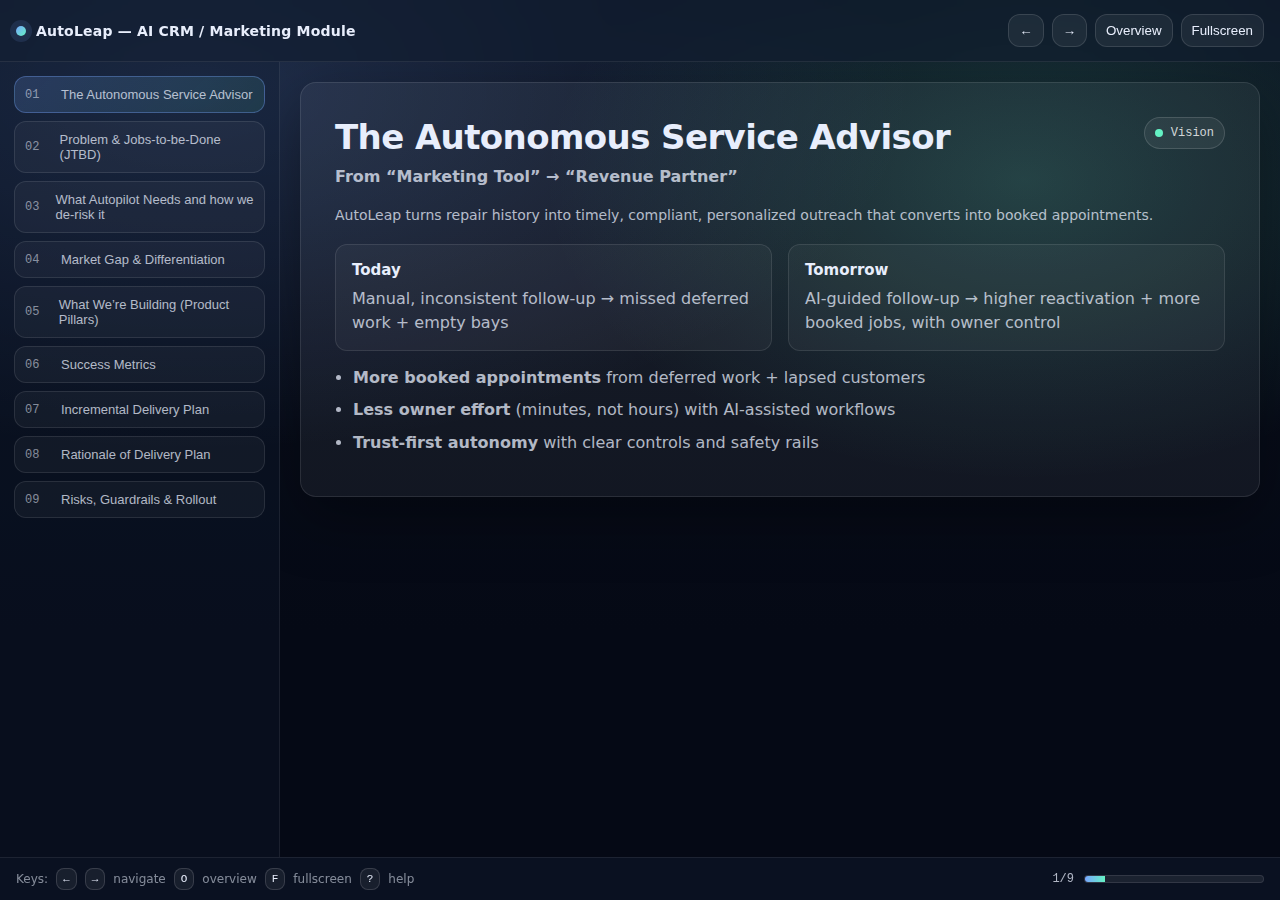
<file: index.html>
<!doctype html>
<html lang="en">
<head>
  <meta charset="utf-8" />
  <meta name="viewport" content="width=device-width, initial-scale=1" />
  <title>AutoLeap AI CRM Case Study</title>
  <link rel="stylesheet" href="styles.css" />
  <meta name="description" content="Slide deck web app for AutoLeap AI-powered CRM/Marketing module vision." />
</head>
<body>
  <div class="app">
    <header class="topbar" role="banner">
      <div class="brand">
        <span class="dot"></span>
        <span class="title">AutoLeap — AI CRM / Marketing Module</span>
      </div>
      <div class="controls" aria-label="Presentation controls">
        <button id="btnPrev" class="btn" title="Previous (←)" aria-label="Previous slide">←</button>
        <button id="btnNext" class="btn" title="Next (→)" aria-label="Next slide">→</button>
        <button id="btnOverview" class="btn" title="Overview (O)" aria-label="Toggle overview">Overview</button>
        <button id="btnFullscreen" class="btn" title="Fullscreen (F)" aria-label="Fullscreen">Fullscreen</button>
      </div>
    </header>

    <main class="deck" role="main">
      <nav class="sidebar" aria-label="Slides">
        <ol id="toc" class="toc"></ol>
      </nav>

      <section id="stage" class="stage" aria-live="polite"></section>

      <section id="overview" class="overview" aria-label="Slide overview" hidden></section>
    </main>

    <footer class="bottombar" role="contentinfo">
      <div class="hint">
        <span>Keys:</span>
        <kbd>←</kbd><kbd>→</kbd> <span>navigate</span>
        <kbd>O</kbd> <span>overview</span>
        <kbd>F</kbd> <span>fullscreen</span>
        <kbd>?</kbd> <span>help</span>
      </div>
      <div class="progress" aria-label="Slide progress">
        <span id="counter" class="counter">1/9</span>
        <div class="bar"><div id="barFill" class="barFill"></div></div>
      </div>
    </footer>
  </div>

  <dialog id="help" class="help" aria-label="Help">
    <h2>Controls</h2>
    <ul>
      <li><strong>← / →</strong> Previous / Next slide</li>
      <li><strong>O</strong> Toggle overview grid</li>
      <li><strong>F</strong> Fullscreen</li>
      <li><strong>Home / End</strong> First / Last slide</li>
      <li><strong>Esc</strong> Close help / exit overview</li>
    </ul>
    <form method="dialog"><button class="btn">Close</button></form>
  </dialog>

  <script src="app.js"></script>
</body>
</html>
</file>
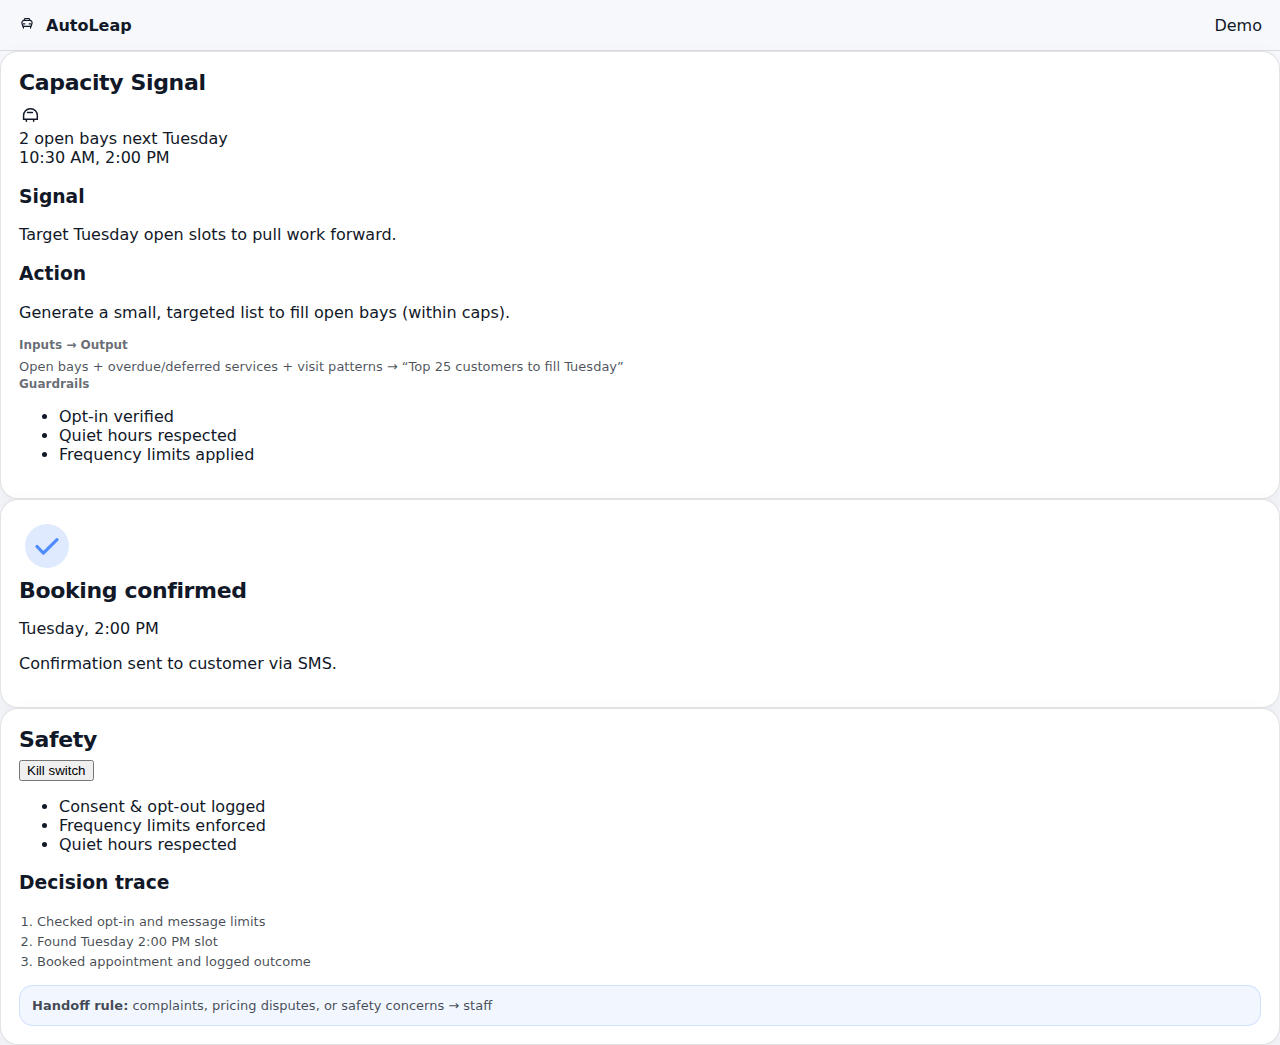
<file: demo.html>
<!doctype html>
<html lang="en">
<head>
  <meta charset="utf-8" />
  <meta name="viewport" content="width=device-width, initial-scale=1" />
  <title>AutoLeap Demo Mock</title>
  <link rel="stylesheet" href="demo.css" />
</head>
<body>
  <main class="canvas">
    <section class="frame">
      <header class="topbar">
        <div class="brand">
          <span class="brandIcon" aria-hidden="true">
            <svg viewBox="0 0 24 24" width="18" height="18" fill="none">
              <path d="M6.5 16.5h11l1.2-4.2a3 3 0 0 0-2.9-3.8H8.2a3 3 0 0 0-2.9 3.8l1.2 4.2Z" stroke="currentColor" stroke-width="1.6" stroke-linejoin="round"/>
              <path d="M7.2 16.5v2.2M16.8 16.5v2.2" stroke="currentColor" stroke-width="1.6" stroke-linecap="round"/>
              <path d="M8 8.7 9.2 6h5.6L16 8.7" stroke="currentColor" stroke-width="1.6" stroke-linejoin="round"/>
              <path d="M7.2 13.2h1.8M15 13.2h1.8" stroke="currentColor" stroke-width="1.6" stroke-linecap="round"/>
            </svg>
          </span>
          <span class="brandName">AutoLeap</span>
        </div>
        <div class="topbarRight">
          <div class="pill">Demo</div>
        </div>
      </header>

      <div class="grid">
        <!-- Left: Capacity Signal -->
        <article class="card">
          <h2 class="cardTitle">Capacity Signal</h2>

          <div class="signalBox">
            <div class="signalIcon" aria-hidden="true">
              <svg viewBox="0 0 24 24" width="22" height="22" fill="none">
                <path d="M5 13.5c0-4 3.2-7.2 7.2-7.2h.6c4 0 7.2 3.2 7.2 7.2v4.2H5v-4.2Z"
                      stroke="currentColor" stroke-width="1.6" />
                <path d="M8 18.2v1.8M16 18.2v1.8" stroke="currentColor" stroke-width="1.6" stroke-linecap="round"/>
                <path d="M9.3 10.4h5.4" stroke="currentColor" stroke-width="1.6" stroke-linecap="round"/>
              </svg>
            </div>

            <div class="signalText">
              <div class="signalHeadline" id="signalHeadline">2 open bays next Tuesday</div>
              <div class="signalSub" id="signalSub">10:30 AM, 2:00 PM</div>
            </div>
          </div>

          <div class="divider"></div>

          <h3 class="sectionLabel">Signal</h3>
          <p class="muted" id="signalReason">
            Target Tuesday open slots to pull work forward.
          </p>

          <h3 class="sectionLabel">Action</h3>
          <p class="muted" id="signalAction">
            Generate a small, targeted list to fill open bays (within caps).
          </p>

          <div class="mini">
            <div class="miniLabel">Inputs → Output</div>
            <div class="miniText" id="ioLine">
              Open bays + overdue/deferred services + visit patterns → “Top 25 customers to fill Tuesday”
            </div>
          </div>

          <div class="mini">
            <div class="miniLabel">Guardrails</div>
            <ul class="checkList">
              <li>Opt-in verified</li>
              <li>Quiet hours respected</li>
              <li>Frequency limits applied</li>
            </ul>
          </div>
        </article>

        <!-- Right: stacked cards -->
        <div class="stack">
          <article class="card cardCentered">
            <div class="bigIcon" aria-hidden="true">
              <svg viewBox="0 0 56 56" width="56" height="56" fill="none">
                <circle cx="28" cy="28" r="22" fill="rgba(79, 140, 255, 0.18)" />
                <path d="M18 28.5l6.4 6.6L38 21.6" stroke="rgb(79, 140, 255)" stroke-width="3.2" stroke-linecap="round" stroke-linejoin="round"/>
              </svg>
            </div>
            <h2 class="cardTitle">Booking confirmed</h2>
            <p class="bigText" id="bookingTime">Tuesday, 2:00 PM</p>
            <p class="muted small" id="bookingNote">Confirmation sent to customer via SMS.</p>
          </article>

          <article class="card">
            <div class="row">
              <h2 class="cardTitle">Safety</h2>
              <button class="ghostBtn" type="button" aria-label="Kill switch">
                <span class="dot"></span> Kill switch
              </button>
            </div>

            <ul class="checkList">
              <li>Consent & opt-out logged</li>
              <li>Frequency limits enforced</li>
              <li>Quiet hours respected</li>
            </ul>

            <div class="divider"></div>

            <h3 class="sectionLabel">Decision trace</h3>
            <ol class="trace">
              <li>Checked opt-in and message limits</li>
              <li>Found Tuesday 2:00 PM slot</li>
              <li>Booked appointment and logged outcome</li>
            </ol>

            <div class="callout">
              <strong>Handoff rule:</strong> complaints, pricing disputes, or safety concerns → staff
            </div>
          </article>
        </div>
      </div>
    </section>
  </main>

  <script src="demo.js"></script>
</body>
</html>
</file>
<file: styles.css>
/* AutoLeap AI CRM Case Study — Simple Slide Web App */
:root{
  --bg: #0b1220;
  --text: #e8eefc;
  --muted: rgba(232,238,252,0.75);
  --muted2: rgba(232,238,252,0.55);
  --accent: #79a6ff;
  --accent2:#64f2c4;
  --shadow: 0 20px 60px rgba(0,0,0,0.35);
  --radius: 16px;
  --radius2: 12px;
  --mono: ui-monospace, SFMono-Regular, Menlo, Monaco, Consolas, "Liberation Mono", "Courier New", monospace;
  --sans: ui-sans-serif, system-ui, -apple-system, Segoe UI, Roboto, Helvetica, Arial, "Apple Color Emoji", "Segoe UI Emoji";
}
*{box-sizing:border-box}
html,body{height:100%}
body{
  margin:0;
  font-family: var(--sans);
  color:var(--text);
  background: radial-gradient(1200px 600px at 15% 10%, rgba(121,166,255,0.20), transparent 60%),
              radial-gradient(800px 500px at 80% 20%, rgba(100,242,196,0.18), transparent 60%),
              linear-gradient(180deg, var(--bg), #050915 70%);
}
.app{height:100%; display:flex; flex-direction:column;}
.topbar{
  display:flex; align-items:center; justify-content:space-between;
  padding:14px 16px;
  background: rgba(15,26,45,0.6);
  backdrop-filter: blur(10px);
  border-bottom: 1px solid rgba(255,255,255,0.08);
}
.brand{display:flex; align-items:center; gap:10px; font-weight:700; letter-spacing:0.2px;}
.dot{width:10px; height:10px; border-radius:50%; background: linear-gradient(135deg, var(--accent), var(--accent2)); box-shadow:0 0 0 6px rgba(121,166,255,0.12)}
.title{font-size:14px; color:var(--text)}
.controls{display:flex; align-items:center; gap:8px}
.btn{
  border:1px solid rgba(255,255,255,0.12);
  background: rgba(255,255,255,0.06);
  color: var(--text);
  padding:8px 10px;
  border-radius: 12px;
  cursor:pointer;
  transition: transform .08s ease, background .2s ease, border-color .2s ease;
}
.btn:hover{background: rgba(255,255,255,0.10); border-color: rgba(255,255,255,0.2)}
.btn:active{transform: translateY(1px)}
.deck{flex:1; display:grid; grid-template-columns: 280px 1fr; min-height:0}
.sidebar{
  border-right:1px solid rgba(255,255,255,0.08);
  background: rgba(15,26,45,0.35);
  padding:14px;
  overflow:auto;
}
.toc{list-style:none; margin:0; padding:0; display:flex; flex-direction:column; gap:8px}
.toc li button{
  width:100%; text-align:left; display:flex; align-items:center; gap:10px;
  padding:10px 10px; border-radius: 12px;
  border:1px solid rgba(255,255,255,0.10);
  background: rgba(255,255,255,0.04);
}
.toc li button .n{font-family: var(--mono); font-size: 12px; color: var(--muted2); width: 26px;}
.toc li button .t{font-size: 13px; color: var(--muted)}
.toc li button[aria-current="true"]{
  background: linear-gradient(135deg, rgba(121,166,255,0.18), rgba(100,242,196,0.10));
  border-color: rgba(121,166,255,0.35);
}
.stage{padding: 20px; overflow:auto;}
.slide{
  max-width: 1100px;
  margin: 0 auto;
  border-radius: var(--radius);
  background: rgba(255,255,255,0.05);
  border: 1px solid rgba(255,255,255,0.10);
  box-shadow: var(--shadow);
  padding: 34px;
}
.slideHeader{display:flex; align-items:flex-start; justify-content:space-between; gap:16px; margin-bottom: 18px;}
.hgroup h1{margin:0; font-size: 34px; letter-spacing:-0.6px}
.hgroup h2{margin:10px 0 0 0; font-size:16px; font-weight:600; color: var(--muted)}
.tag{
  display:inline-flex; align-items:center; gap:8px;
  font-family: var(--mono);
  font-size: 12px;
  color: rgba(255,255,255,0.80);
  background: rgba(255,255,255,0.06);
  border: 1px solid rgba(255,255,255,0.14);
  padding: 8px 10px;
  border-radius: 999px;
}
.tag .pill{width:8px; height:8px; border-radius:50%; background: var(--accent2)}
.grid2{display:grid; grid-template-columns: 1fr 1fr; gap:16px; margin-top: 18px}
.card{
  background: rgba(255,255,255,0.04);
  border: 1px solid rgba(255,255,255,0.10);
  border-radius: var(--radius2);
  padding: 16px;
}
.card h3{margin:0 0 8px 0; font-size: 15px; color: var(--text)}
.card p{margin:0; color: var(--muted); line-height:1.45}
.kicker{font-size: 14px; color: var(--muted); line-height:1.6}
.kicker strong{color: var(--text)}
.bullets{margin: 14px 0 0 0; padding-left: 18px; color: var(--muted); line-height:1.65}
.bullets li{margin: 6px 0}
.footerStrip{display:flex; flex-wrap:wrap; gap:10px; margin-top: 16px;}
.chip{font-size: 12px; color: rgba(232,238,252,0.82); background: rgba(255,255,255,0.06); border: 1px solid rgba(255,255,255,0.12); padding: 8px 10px; border-radius: 999px;}
.media{margin-top: 18px; border-radius: var(--radius2); overflow:hidden; border: 1px solid rgba(255,255,255,0.10); background: rgba(255,255,255,0.03);}
.media img, .media svg, .media object{display:block; width:100%; height:auto}
.bottombar{
  display:flex; align-items:center; justify-content:space-between;
  padding: 10px 16px;
  border-top: 1px solid rgba(255,255,255,0.08);
  background: rgba(15,26,45,0.5);
  backdrop-filter: blur(10px);
}
.hint{display:flex; align-items:center; gap:8px; color: var(--muted2); font-size: 12px}
.hint kbd{font-family: var(--mono); font-size: 11px; padding: 4px 6px; border-radius: 8px; border: 1px solid rgba(255,255,255,0.14); background: rgba(255,255,255,0.06); color: var(--text);}
.progress{display:flex; align-items:center; gap:10px}
.counter{font-family: var(--mono); font-size: 12px; color: var(--muted)}
.bar{width: 180px; height: 8px; border-radius: 999px; overflow:hidden; background: rgba(255,255,255,0.07); border:1px solid rgba(255,255,255,0.10)}
.barFill{height:100%; width:0%; background: linear-gradient(90deg, var(--accent), var(--accent2))}
.overview{
  position: fixed;
  inset: 70px 16px 56px 16px;
  background: rgba(5,9,21,0.92);
  border: 1px solid rgba(255,255,255,0.10);
  border-radius: var(--radius);
  overflow:auto;
  box-shadow: var(--shadow);
  padding: 16px;
}
.overviewGrid{display:grid; grid-template-columns: repeat(auto-fit, minmax(260px, 1fr)); gap: 12px;}
.overviewCard{border-radius: 14px; border: 1px solid rgba(255,255,255,0.10); background: rgba(255,255,255,0.05); padding: 14px; cursor:pointer;}
.overviewCard h4{margin:0; font-size: 14px}
.overviewCard p{margin:8px 0 0 0; color: var(--muted); font-size: 12px; line-height:1.4}
.help{max-width: 520px; border-radius: 16px; border:1px solid rgba(255,255,255,0.16); background: rgba(15,26,45,0.92); color: var(--text); box-shadow: var(--shadow)}
.help::backdrop{background: rgba(0,0,0,0.55)}
.help h2{margin: 0 0 10px 0}
.help ul{margin: 0 0 12px 0; padding-left: 18px; color: var(--muted); line-height:1.6}
@media (max-width: 980px){
  .deck{grid-template-columns: 1fr}
  .sidebar{display:none}
  .slide{padding: 22px}
  .hgroup h1{font-size: 28px}
  .grid2{grid-template-columns: 1fr}
}
</file>
<file: demo.css>
:root{
  --bg:#f6f8fc;
  --card:#fff;
  --text:#111827;
  --muted:rgba(17,24,39,.68);
  --border:rgba(16,24,40,.12);
  --shadow:0 14px 40px rgba(16,24,40,.12);
  --blue:#4f8cff;
  --blueSoft:rgba(79,140,255,.10);
  --green:#1dbf73;
  --radius:18px;
  --radius2:14px;
  --font:ui-sans-serif,system-ui,-apple-system,Segoe UI,Roboto,Helvetica,Arial;
}

*{box-sizing:border-box}
body{margin:0;font-family:var(--font);background:var(--bg);color:var(--text)}
.wrap{min-height:100vh;display:flex;align-items:center;justify-content:center;padding:20px}
.app{width:min(1280px,100%);background:#fff;border:1px solid var(--border);border-radius:22px;box-shadow:var(--shadow);overflow:hidden}

.topbar{display:flex;align-items:center;justify-content:space-between;padding:14px 18px;border-bottom:1px solid var(--border)}
.brand{display:flex;align-items:center;gap:10px;font-weight:800}
.logo{font-size:18px}
.name{font-size:16px}
.tag{font-size:12px;font-weight:800;color:rgba(17,24,39,.55);background:rgba(16,24,40,.04);border:1px solid rgba(16,24,40,.08);padding:6px 10px;border-radius:999px;margin-left:6px}

.actions{display:flex;gap:8px}
.btn{border-radius:12px;padding:10px 12px;font-weight:800;font-size:12px;cursor:pointer}
.btnGhost{background:rgba(16,24,40,.03);border:1px solid rgba(16,24,40,.10);color:rgba(17,24,39,.75)}
.btnGhost:hover{background:rgba(16,24,40,.05)}
.btnPrimary{background:var(--blue);border:1px solid rgba(79,140,255,.8);color:#fff}
.btnPrimary:hover{filter:brightness(.98)}

.layout{display:grid;grid-template-columns:360px 1fr;gap:16px;padding:16px}
.panel{background:var(--card);border:1px solid var(--border);border-radius:var(--radius);padding:16px}
.panelTitle{margin:0 0 12px 0;font-size:18px;letter-spacing:-.2px}

.steps{list-style:none;margin:0;padding:0;display:flex;flex-direction:column;gap:10px}
.step{display:flex;gap:12px;align-items:flex-start;padding:10px;border:1px solid rgba(16,24,40,.08);border-radius:var(--radius2);background:rgba(16,24,40,.02)}
.step.active{border-color:rgba(79,140,255,.35);background:linear-gradient(180deg,rgba(79,140,255,.10),rgba(79,140,255,.05))}
.stepDot{width:28px;height:28px;border-radius:10px;display:flex;align-items:center;justify-content:center;font-weight:900;background:rgba(79,140,255,.12);color:rgba(33,88,200,.95)}
.stepTitle{font-weight:900}
.stepSub{font-size:12px;color:var(--muted);margin-top:2px}

.miniBox{margin-top:12px;padding:12px;border-radius:var(--radius2);background:rgba(16,24,40,.03);border:1px solid rgba(16,24,40,.08)}
.miniLabel{font-size:12px;font-weight:900;color:rgba(17,24,39,.65);margin-bottom:6px}
.miniText{font-size:13px;color:rgba(17,24,39,.75);line-height:1.45}

.nav{display:flex;gap:8px;margin-top:12px}

.stage{display:flex;flex-direction:column;gap:16px}
.card{background:var(--card);border:1px solid var(--border);border-radius:var(--radius);padding:18px;box-shadow:0 10px 26px rgba(16,24,40,.06)}
.cardTitle{margin:0 0 8px 0;font-size:22px;letter-spacing:-.35px}
.subtle{color:var(--muted);font-size:13px;margin-bottom:12px;line-height:1.4}

.view{display:none}
.view.active{display:block}

.hero{border:1px solid rgba(79,140,255,.22);background:linear-gradient(180deg,rgba(79,140,255,.10),rgba(79,140,255,.04));border-radius:var(--radius2);padding:16px;text-align:center}
.hero.success{border-color:rgba(29,191,115,.25);background:linear-gradient(180deg,rgba(29,191,115,.12),rgba(29,191,115,.04))}
.pillInfo{display:inline-block;padding:6px 10px;border-radius:999px;background:rgba(79,140,255,.12);border:1px solid rgba(79,140,255,.22);font-weight:900;font-size:12px;color:rgba(33,88,200,.95)}
.heroTitle{font-size:28px;font-weight:1000;margin-top:8px}
.heroSub{font-size:13px;color:var(--muted);margin-top:6px}

.grid2{display:grid;grid-template-columns:1fr 1fr;gap:12px;margin-top:12px}
.info{background:rgba(16,24,40,.02);border:1px solid rgba(16,24,40,.08);border-radius:var(--radius2);padding:12px}
.infoTitle{font-weight:1000;margin-bottom:6px}
.infoText{color:rgba(17,24,39,.75);font-size:13px;line-height:1.45}

.checks{margin:0;padding-left:18px;color:rgba(17,24,39,.78);font-size:13px;line-height:1.55}
.trace{margin:0;padding-left:18px;color:rgba(17,24,39,.78);font-size:13px;line-height:1.55}

.table{border:1px solid rgba(16,24,40,.10);border-radius:var(--radius2);overflow:hidden;margin-top:12px}
.tr{display:grid;grid-template-columns:1.1fr .9fr 1.2fr;gap:12px;padding:10px 12px;border-top:1px solid rgba(16,24,40,.08);font-size:13px}
.th{background:rgba(16,24,40,.03);font-weight:1000;border-top:none}
.more{color:rgba(17,24,39,.60);font-style:italic}

.callout{margin-top:12px;padding:12px;border-radius:var(--radius2);border:1px solid rgba(79,140,255,.20);background:rgba(79,140,255,.08);font-size:13px;color:rgba(17,24,39,.78)}

.chat{display:flex;flex-direction:column;gap:10px;margin-top:10px}
.bubble{max-width:78%;padding:12px;border-radius:16px;border:1px solid rgba(16,24,40,.10);font-size:13px;line-height:1.45}
.agent{background:rgba(79,140,255,.09);border-color:rgba(79,140,255,.22)}
.customer{margin-left:auto;background:rgba(16,24,40,.03)}

@media (max-width: 980px){
  .layout{grid-template-columns:1fr}
  .grid2{grid-template-columns:1fr}
}
.step { cursor: pointer; }
.step:hover {
  border-color: rgba(79,140,255,.28);
  background: rgba(79,140,255,.06);
}
.step:focus {
  outline: 3px solid rgba(79,140,255,.25);
  outline-offset: 2px;
}
</file>
